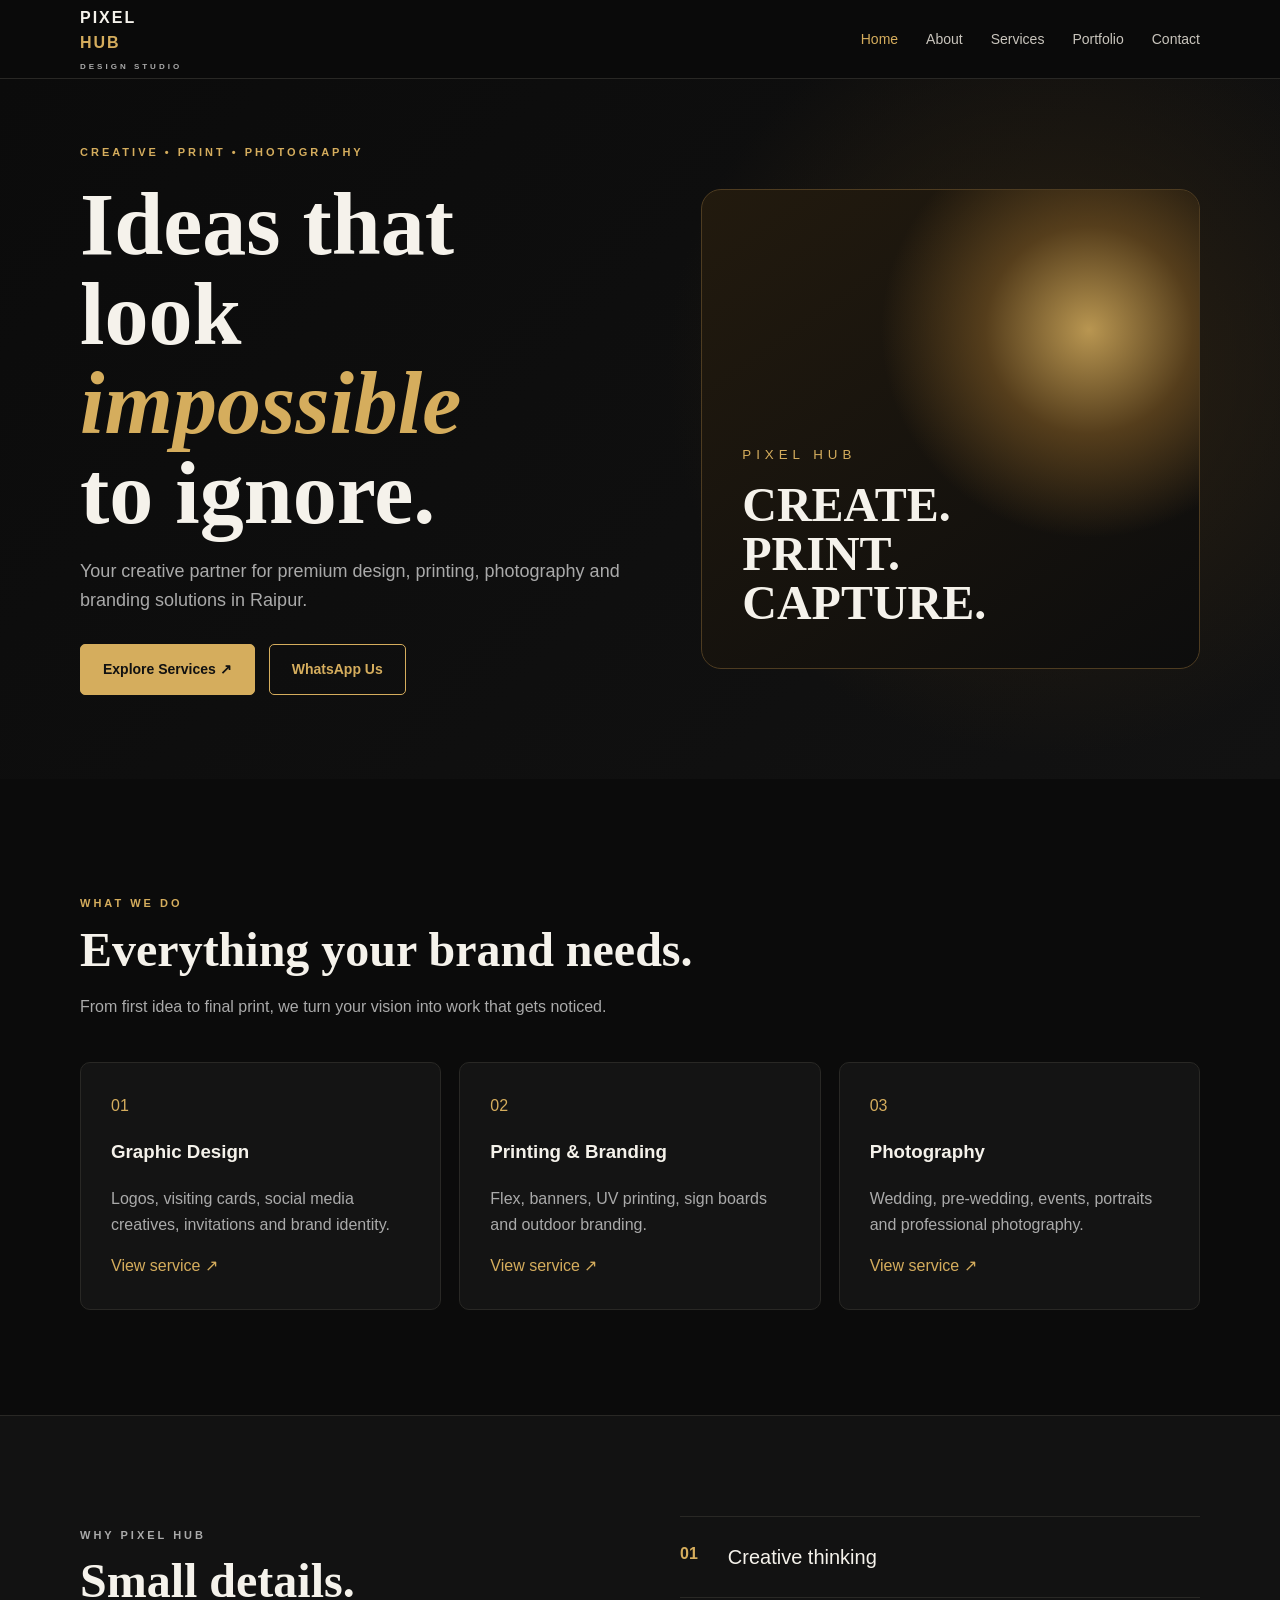
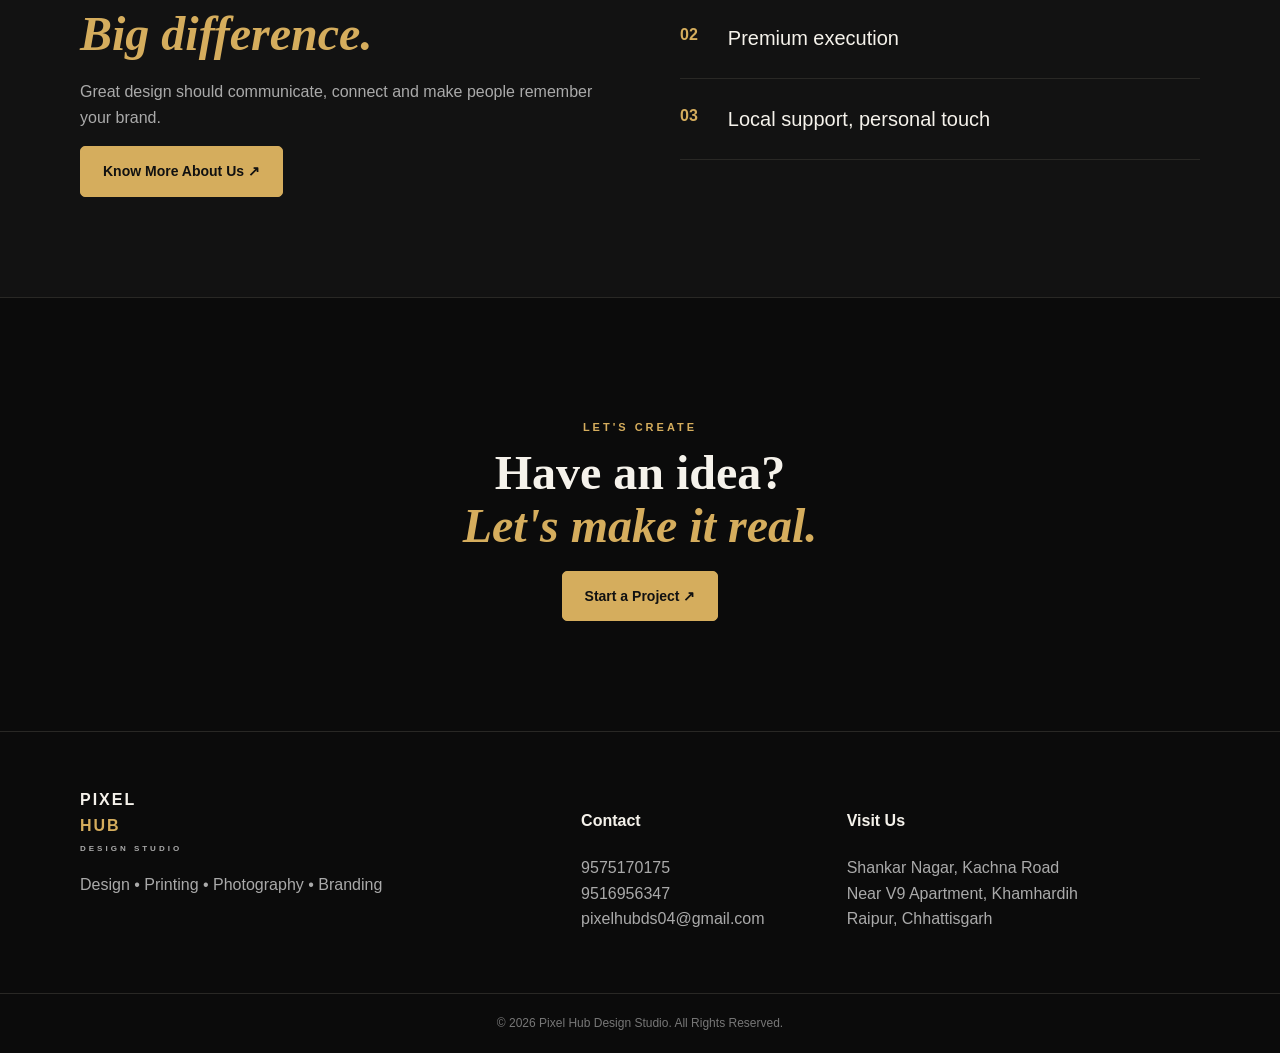
<file: index.html>
<!doctype html>
<html lang="en">

<head>

<meta charset="utf-8">

<meta name="google-site-verification" content="ypYj2HgMfjkH28ho-yujtvcZG5m1aLGs81XiiXunrIo">

<meta name="viewport" content="width=device-width, initial-scale=1">

<title>Pixel Hub Design Studio | Graphic Design, Printing & Photography in Raipur</title>

<meta name="description" content="Pixel Hub Design Studio in Raipur offers graphic design, printing, branding, photography and creative services.">

<link rel="stylesheet" href="style.css">

</head>


<body>


<header class="header">

<div class="wrap nav">


<a class="brand" href="index.html">

PIXEL<span>HUB</span>

<small>DESIGN STUDIO</small>

</a>


<button class="menu" onclick="document.querySelector('nav').classList.toggle('open')">

☰

</button>


<nav>

<a class="active" href="index.html">Home</a>

<a href="about.html">About</a>

<a href="services.html">Services</a>

<a href="portfolio.html">Portfolio</a>

<a href="contact.html">Contact</a>

</nav>

</div>

</header>


<main>


<section class="hero">


<div class="wrap hero-grid">


<div>


<p class="eyebrow">

CREATIVE • PRINT • PHOTOGRAPHY

</p>


<h1>

Ideas that look<br>

<em>impossible</em><br>

to ignore.

</h1>


<p class="lead">

Your creative partner for premium design, printing, photography and branding solutions in Raipur.

</p>


<div class="buttons">


<a class="btn gold" href="services.html">

Explore Services ↗

</a>


<a class="btn line" href="https://wa.me/919516956347">

WhatsApp Us

</a>


</div>

</div>


<div class="hero-visual">


<div class="visual-frame">


<div class="visual-glow"></div>


<div class="visual-text">


<small>PIXEL HUB</small>


<b>

CREATE.<br>

PRINT.<br>

CAPTURE.

</b>


</div>


</div>

</div>

</div>

</section>


<section class="wrap section">


<div class="section-title">


<p class="eyebrow">

WHAT WE DO

</p>


<h2>

Everything your brand needs.

</h2>


<p>

From first idea to final print, we turn your vision into work that gets noticed.

</p>

</div>


<div class="cards">


<article class="card">


<span class="number">

01

</span>


<h3>

Graphic Design

</h3>


<p>

Logos, visiting cards, social media creatives, invitations and brand identity.

</p>


<a href="services.html">

View service ↗

</a>


</article>


<article class="card">


<span class="number">

02

</span>


<h3>

Printing & Branding

</h3>


<p>

Flex, banners, UV printing, sign boards and outdoor branding.

</p>


<a href="services.html">

View service ↗

</a>


</article>


<article class="card">


<span class="number">

03

</span>


<h3>

Photography

</h3>


<p>

Wedding, pre-wedding, events, portraits and professional photography.

</p>


<a href="services.html">

View service ↗

</a>


</article>


</div>

</section>


<section class="feature">


<div class="wrap feature-grid">


<div>


<p class="eyebrow">

WHY PIXEL HUB

</p>


<h2>

Small details.<br>

<em>Big difference.</em>

</h2>


<p>

Great design should communicate, connect and make people remember your brand.

</p>


<a class="btn gold" href="about.html">

Know More About Us ↗

</a>

</div>


<div class="feature-list">


<div>

<b>01</b>

<span>Creative thinking</span>

</div>


<div>

<b>02</b>

<span>Premium execution</span>

</div>


<div>

<b>03</b>

<span>Local support, personal touch</span>

</div>


</div>

</div>

</section>


<section class="wrap cta">


<p class="eyebrow">

LET'S CREATE

</p>


<h2>

Have an idea?<br>

<em>Let's make it real.</em>

</h2>


<a class="btn gold" href="contact.html">

Start a Project ↗

</a>

</section>


</main>


<footer>


<div class="wrap footer-grid">


<div>


<a class="brand" href="index.html">

PIXEL<span>HUB</span>

<small>DESIGN STUDIO</small>

</a>


<p>

Design • Printing • Photography • Branding

</p>

</div>


<div>


<h4>

Contact

</h4>


<p>

9575170175<br>

9516956347<br>

pixelhubds04@gmail.com

</p>

</div>


<div>


<h4>

Visit Us

</h4>


<p>

Shankar Nagar, Kachna Road<br>

Near V9 Apartment, Khamhardih<br>

Raipur, Chhattisgarh

</p>

</div>


</div>


<div class="copyright">

© 2026 Pixel Hub Design Studio. All Rights Reserved.

</div>

</footer>


<script src="script.js"></script>


</body>

</html>
</file>
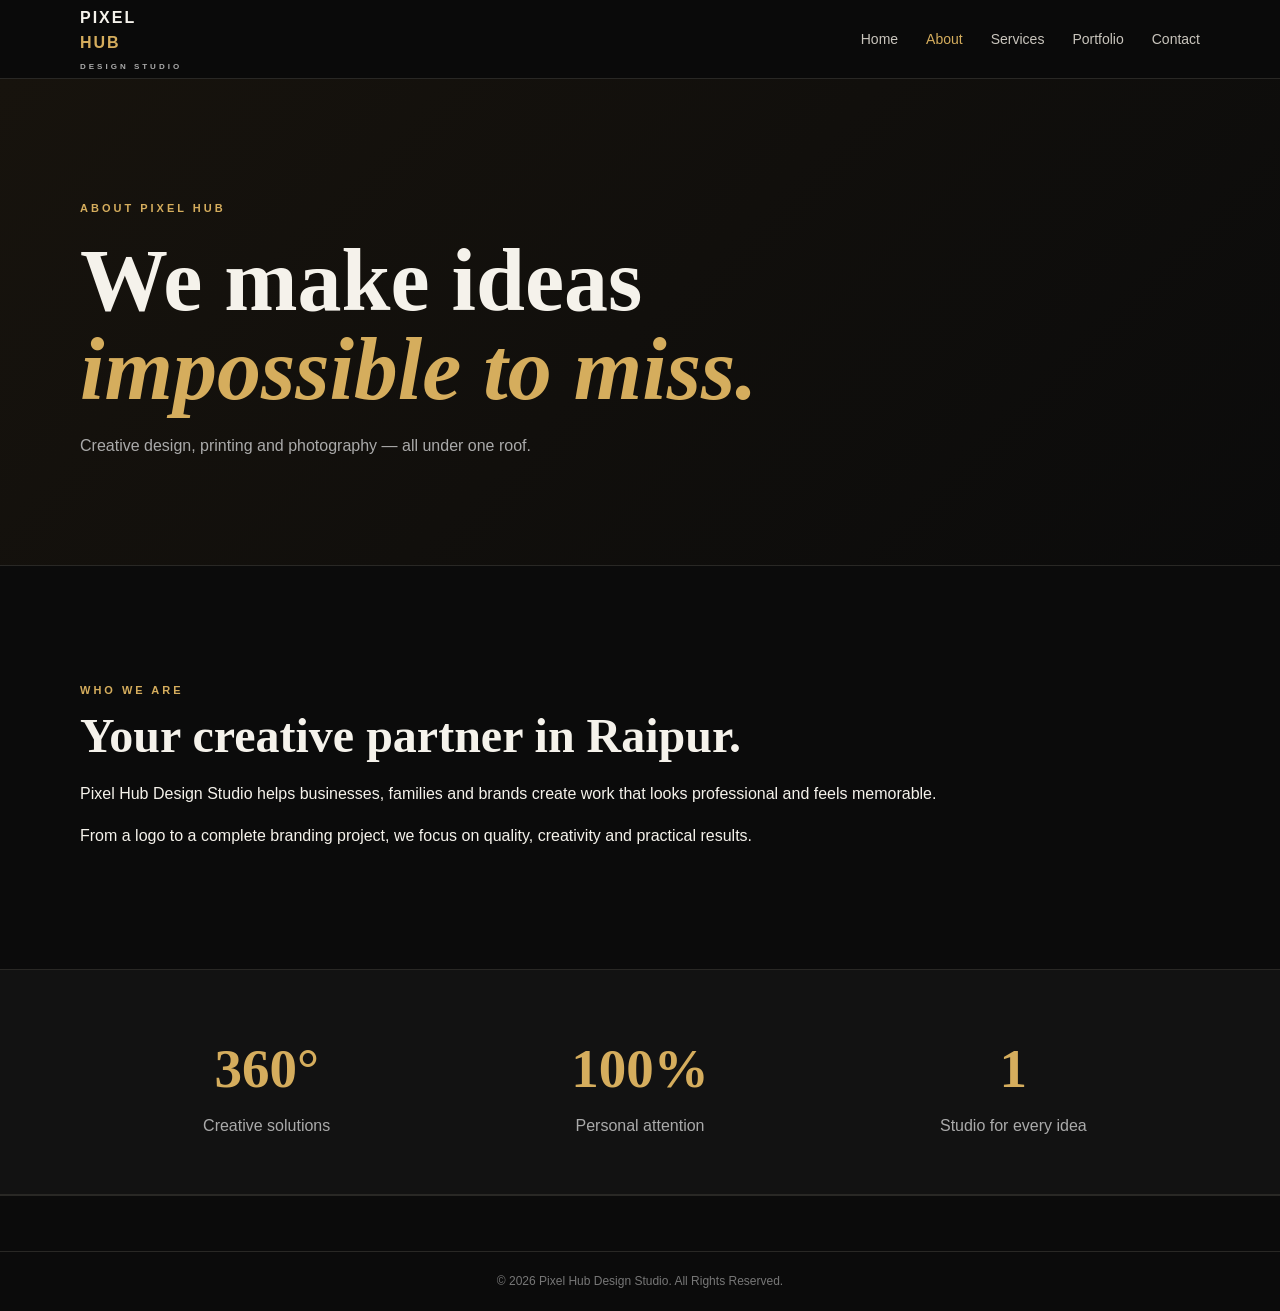
<file: about.html>
<!doctype html>
<html>
<head>

<meta charset="utf-8">

<meta name="viewport" content="width=device-width,initial-scale=1">

<title>About | Pixel Hub Design Studio</title>

<link rel="stylesheet" href="style.css">

</head>

<body>


<header class="header">

<div class="wrap nav">


<a class="brand" href="index.html">

PIXEL<span>HUB</span>

<small>DESIGN STUDIO</small>

</a>


<button class="menu"
onclick="document.querySelector('nav').classList.toggle('open')">

☰

</button>


<nav>

<a href="index.html">Home</a>

<a class="active" href="about.html">About</a>

<a href="services.html">Services</a>

<a href="portfolio.html">Portfolio</a>

<a href="contact.html">Contact</a>

</nav>

</div>

</header>


<section class="page-head">

<div class="wrap">

<p class="eyebrow">

ABOUT PIXEL HUB

</p>


<h1>

We make ideas<br>

<em>impossible to miss.</em>

</h1>


<p>

Creative design, printing and photography — all under one roof.

</p>

</div>

</section>


<section class="wrap section two">


<div>

<p class="eyebrow">

WHO WE ARE

</p>


<h2>

Your creative partner in Raipur.

</h2>

</div>


<div>

<p>

Pixel Hub Design Studio helps businesses, families and brands create work that looks professional and feels memorable.

</p>


<p>

From a logo to a complete branding project, we focus on quality, creativity and practical results.

</p>

</div>

</section>


<section class="stats">

<div class="wrap stat-grid">


<div>

<b>360°</b>

<span>Creative solutions</span>

</div>


<div>

<b>100%</b>

<span>Personal attention</span>

</div>


<div>

<b>1</b>

<span>Studio for every idea</span>

</div>


</div>

</section>


<footer>

<div class="copyright">

© 2026 Pixel Hub Design Studio. All Rights Reserved.

</div>

</footer>


<script src="script.js"></script>

</body>

</html>
</file>
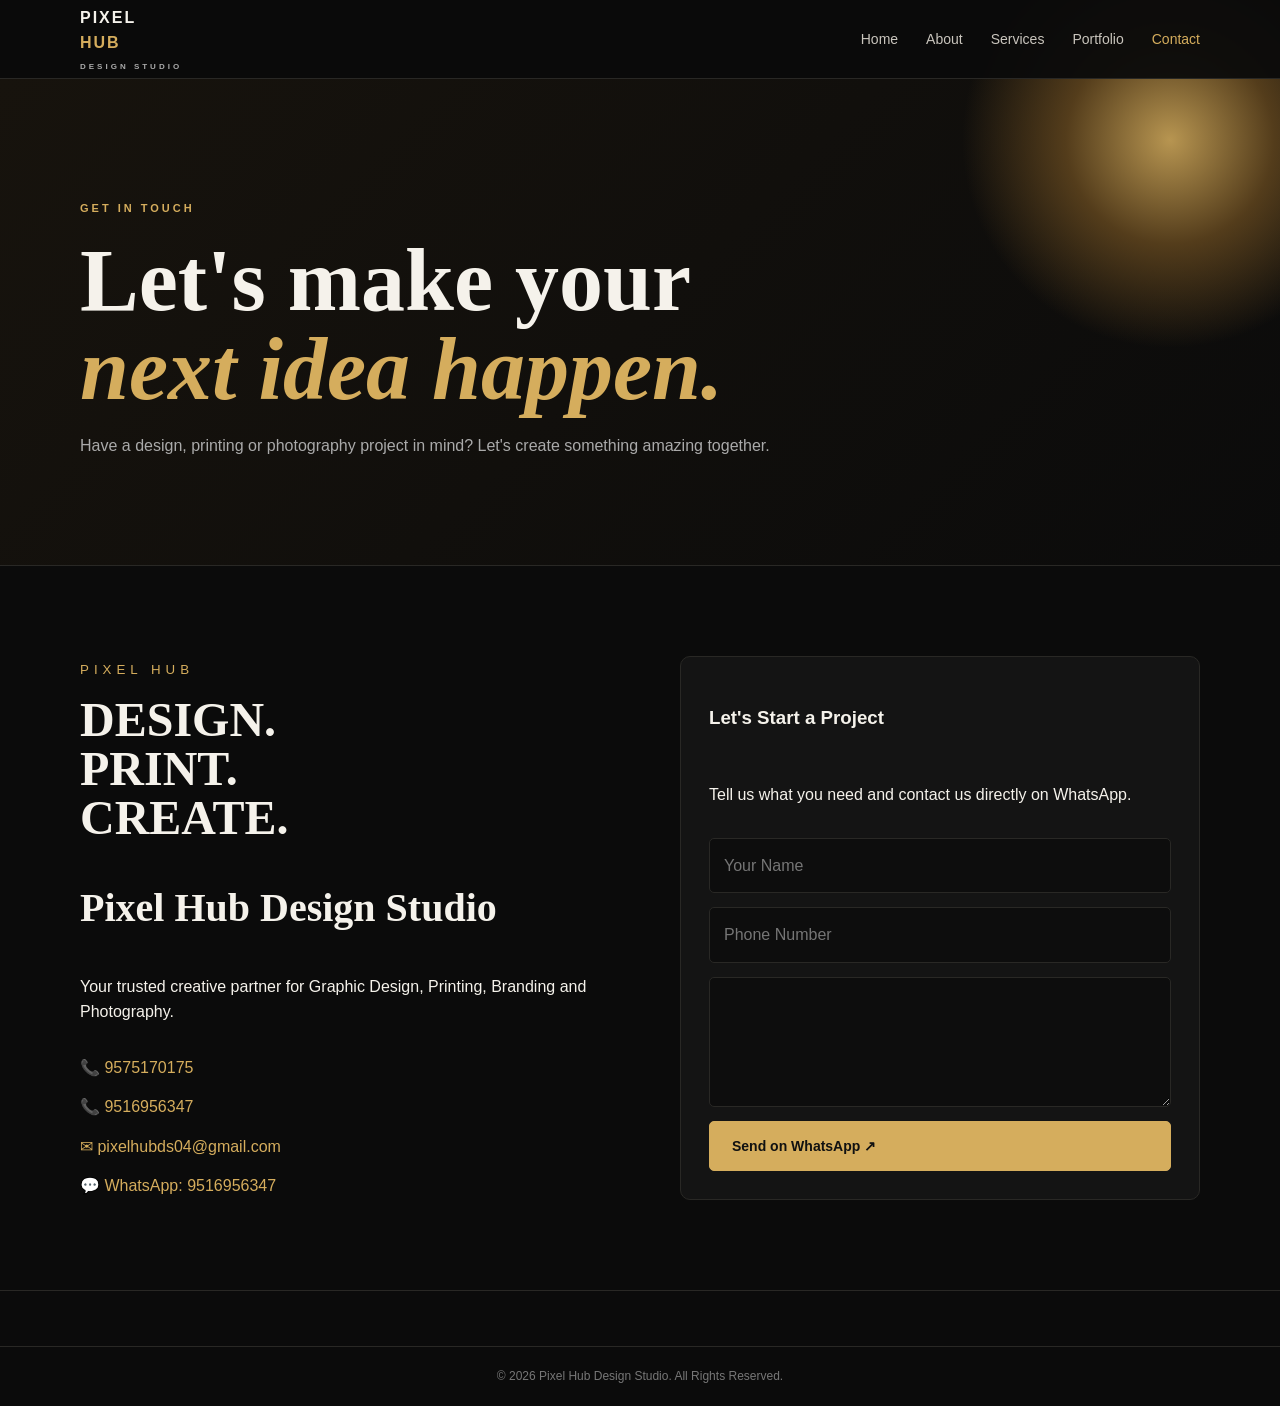
<file: contact.html>
<!doctype html>
<html>

<head>

<meta charset="utf-8">

<meta name="viewport" content="width=device-width,initial-scale=1">

<title>Contact | Pixel Hub Design Studio</title>

<link rel="stylesheet" href="style.css">

</head>


<body>


<header class="header">

<div class="wrap nav">


<a class="brand" href="index.html">

PIXEL<span>HUB</span>

<small>DESIGN STUDIO</small>

</a>


<button class="menu"
onclick="document.querySelector('nav').classList.toggle('open')">

☰

</button>


<nav>

<a href="index.html">Home</a>

<a href="about.html">About</a>

<a href="services.html">Services</a>

<a href="portfolio.html">Portfolio</a>

<a class="active" href="contact.html">Contact</a>

</nav>

</div>

</header>


<section class="page-head">

<div class="wrap">

<p class="eyebrow">

GET IN TOUCH

</p>


<h1>

Let's make your<br>

<em>next idea happen.</em>

</h1>


<p>

Have a design, printing or photography project in mind?

Let's create something amazing together.

</p>

</div>

</section>


<section class="wrap contact">


<div class="contact-info">

<div class="contact-visual">

<div class="visual-glow"></div>

<div class="visual-text">

<small>PIXEL HUB</small>

<b>

DESIGN.<br>

PRINT.<br>

CREATE.

</b>

</div>

</div>


<h2>

Pixel Hub Design Studio

</h2>


<p>

Your trusted creative partner for Graphic Design, Printing, Branding and Photography.

</p>


<div class="contact-links">


<a href="tel:+919575170175">

📞 9575170175

</a>


<a href="tel:+919516956347">

📞 9516956347

</a>


<a href="mailto:pixelhubds04@gmail.com">

✉ pixelhubds04@gmail.com

</a>


<a href="https://wa.me/919516956347">

💬 WhatsApp: 9516956347

</a>


</div>

</div>


<div class="contact-card">


<h3>

Let's Start a Project

</h3>


<p>

Tell us what you need and contact us directly on WhatsApp.

</p>


<input

placeholder="Your Name">


<input

placeholder="Phone Number">


<textarea

placeholder="Tell us about your project">

</textarea>


<a

class="btn gold"

href="https://wa.me/919516956347">

Send on WhatsApp ↗

</a>


</div>

</section>


<footer>

<div class="copyright">

© 2026 Pixel Hub Design Studio. All Rights Reserved.

</div>

</footer>


<script src="script.js"></script>

</body>

</html>
</file>
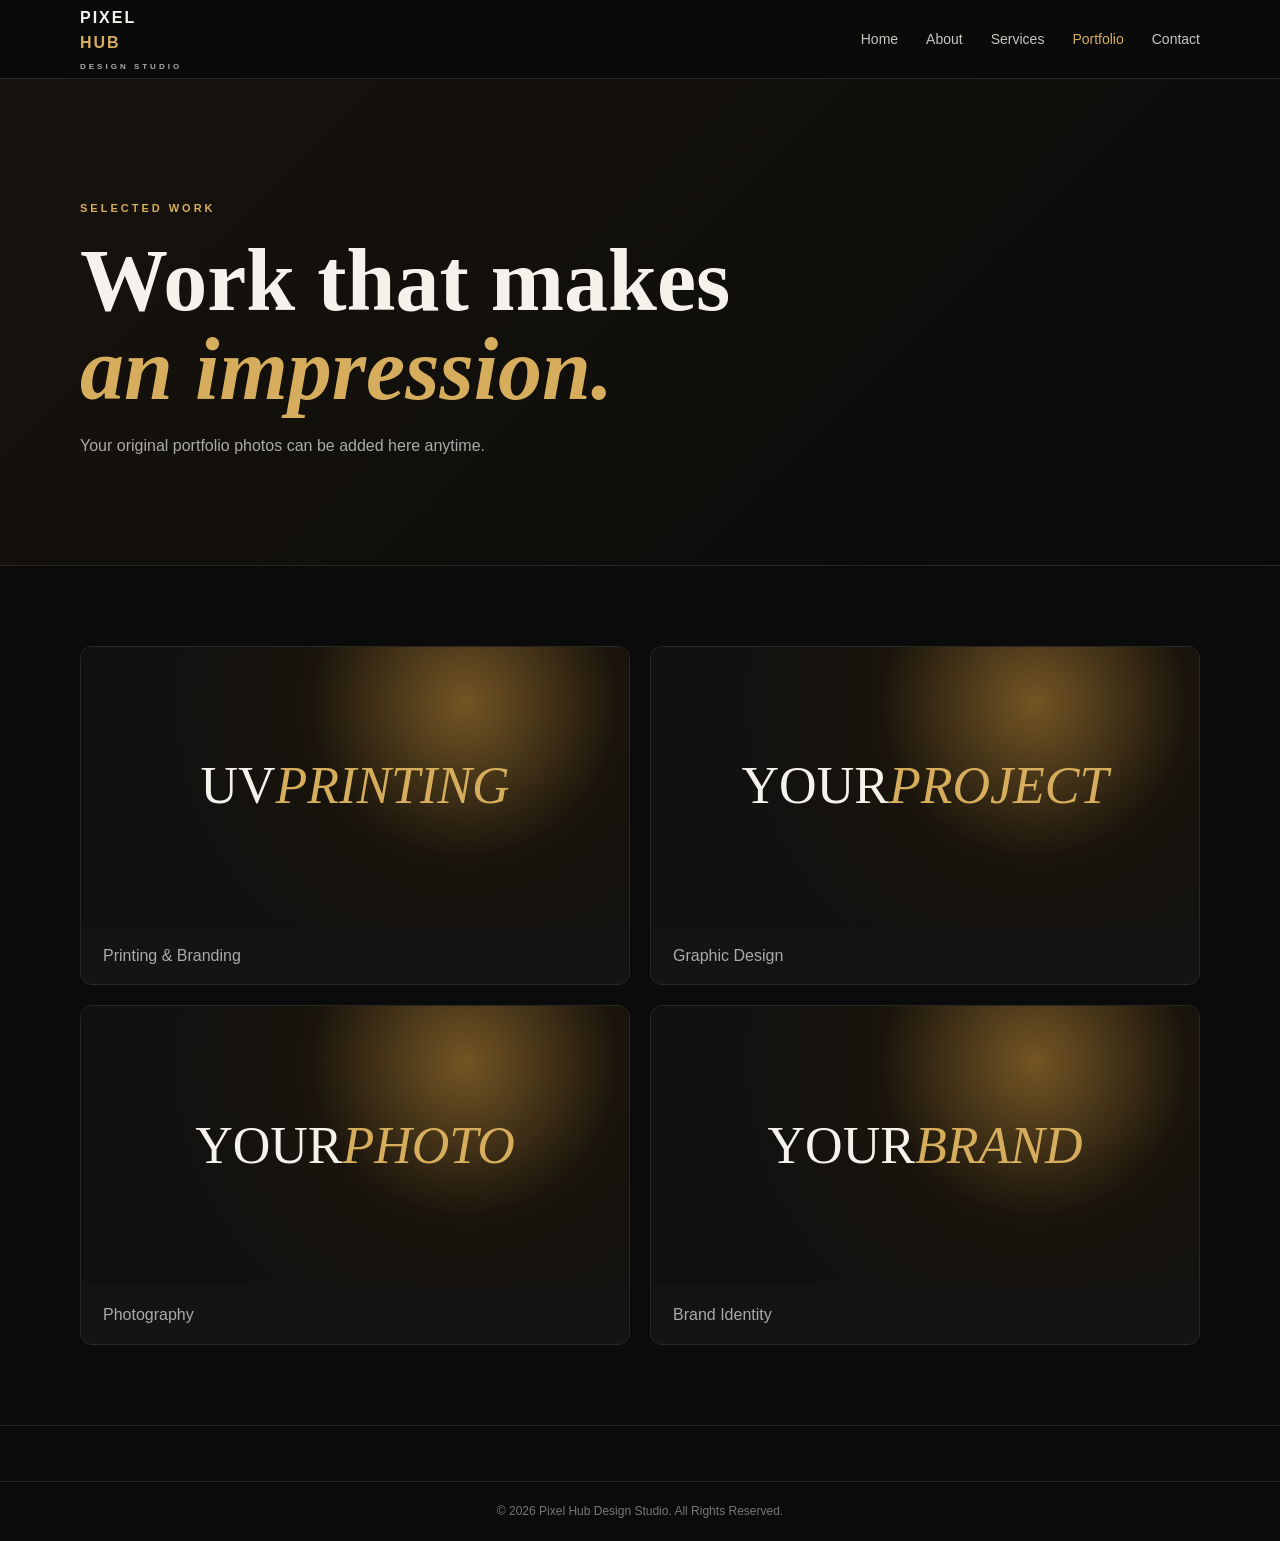
<file: portfolio.html>
<!doctype html>
<html>

<head>

<meta charset="utf-8">

<meta name="viewport" content="width=device-width,initial-scale=1">

<title>Portfolio | Pixel Hub Design Studio</title>

<link rel="stylesheet" href="style.css">

</head>


<body>


<header class="header">

<div class="wrap nav">


<a class="brand" href="index.html">

PIXEL<span>HUB</span>

<small>DESIGN STUDIO</small>

</a>


<button class="menu"
onclick="document.querySelector('nav').classList.toggle('open')">

☰

</button>


<nav>

<a href="index.html">Home</a>

<a href="about.html">About</a>

<a href="services.html">Services</a>

<a class="active" href="portfolio.html">Portfolio</a>

<a href="contact.html">Contact</a>

</nav>

</div>

</header>


<section class="page-head">

<div class="wrap">

<p class="eyebrow">

SELECTED WORK

</p>


<h1>

Work that makes<br>

<em>an impression.</em>

</h1>


<p>

Your original portfolio photos can be added here anytime.

</p>

</div>

</section>


<section class="wrap portfolio">


<div class="work">

<div class="work-art">

UV<br>

<span>PRINTING</span>

</div>

<p>

Printing & Branding

</p>

</div>


<div class="work">

<div class="work-art">

YOUR<br>

<span>PROJECT</span>

</div>

<p>

Graphic Design

</p>

</div>


<div class="work">

<div class="work-art">

YOUR<br>

<span>PHOTO</span>

</div>

<p>

Photography

</p>

</div>


<div class="work">

<div class="work-art">

YOUR<br>

<span>BRAND</span>

</div>

<p>

Brand Identity

</p>

</div>


</section>


<footer>

<div class="copyright">

© 2026 Pixel Hub Design Studio. All Rights Reserved.

</div>

</footer>


<script src="script.js"></script>

</body>

</html>
</file>
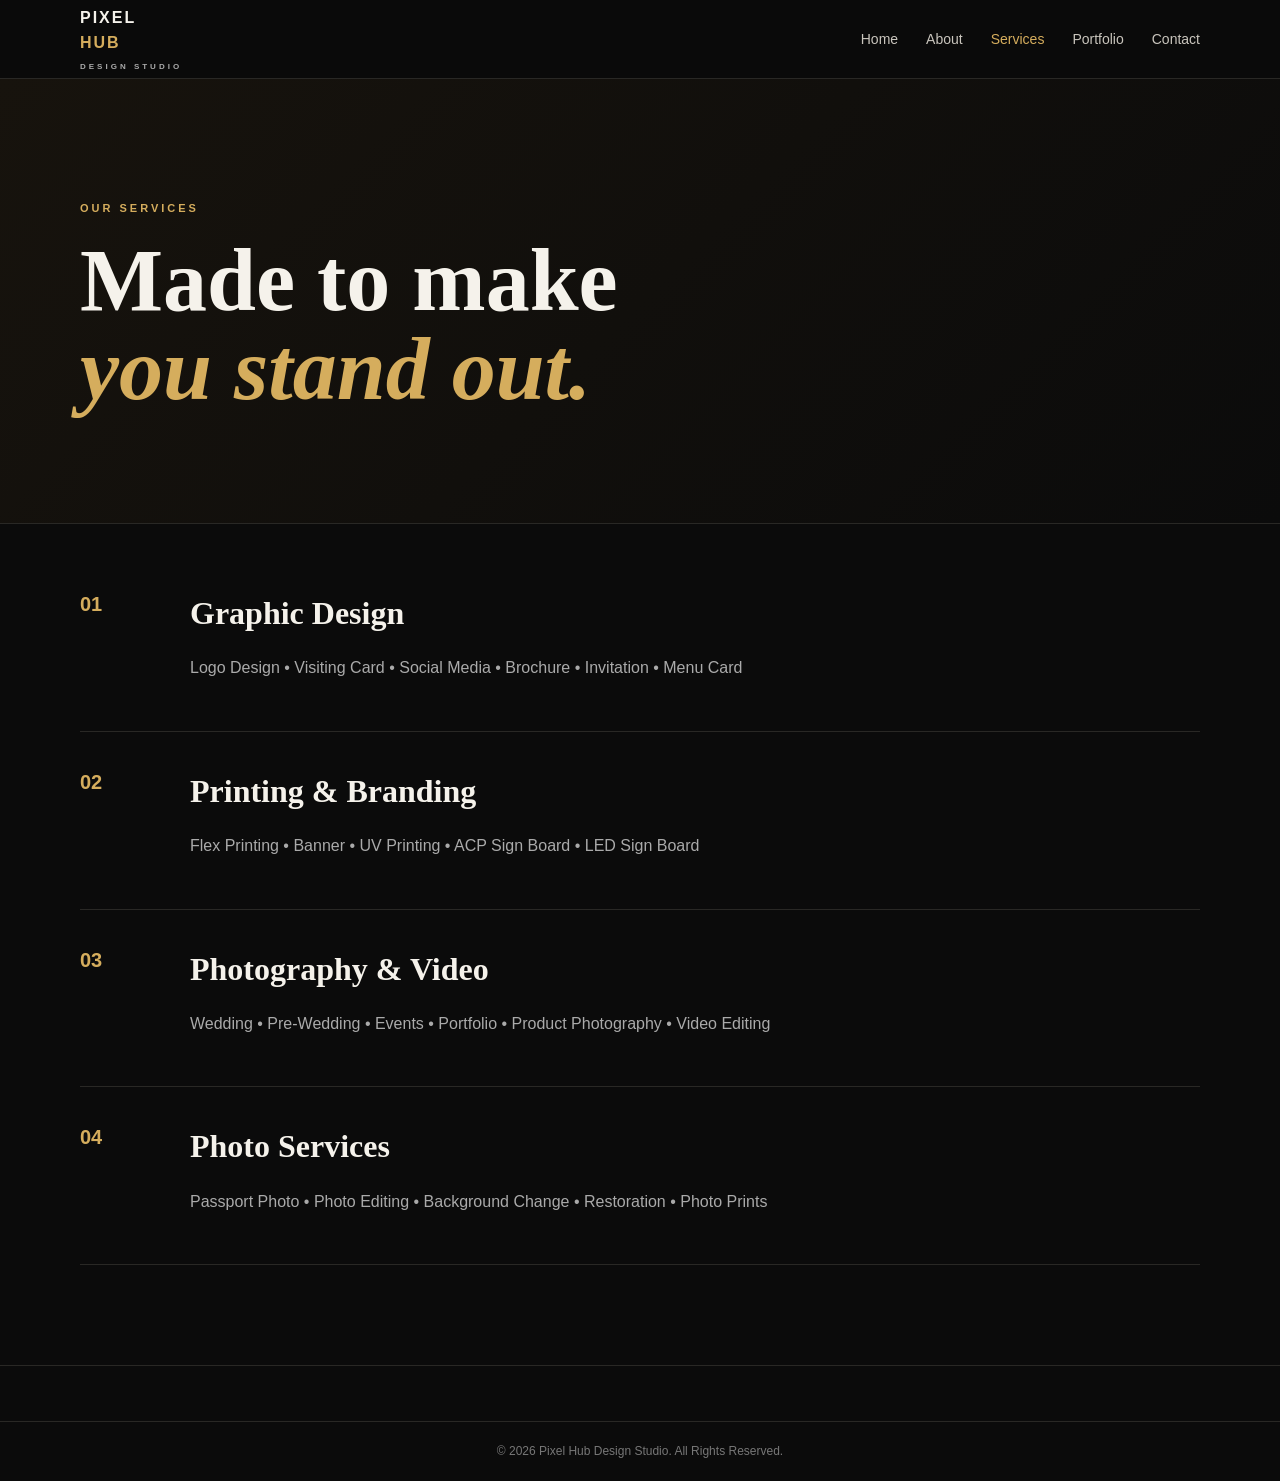
<file: services.html>
<!doctype html>
<html>

<head>

<meta charset="utf-8">

<meta name="viewport" content="width=device-width,initial-scale=1">

<title>Services | Pixel Hub Design Studio</title>

<link rel="stylesheet" href="style.css">

</head>


<body>


<header class="header">

<div class="wrap nav">


<a class="brand" href="index.html">

PIXEL<span>HUB</span>

<small>DESIGN STUDIO</small>

</a>


<button class="menu"
onclick="document.querySelector('nav').classList.toggle('open')">

☰

</button>


<nav>

<a href="index.html">Home</a>

<a href="about.html">About</a>

<a class="active" href="services.html">Services</a>

<a href="portfolio.html">Portfolio</a>

<a href="contact.html">Contact</a>

</nav>

</div>

</header>


<section class="page-head">

<div class="wrap">

<p class="eyebrow">

OUR SERVICES

</p>


<h1>

Made to make<br>

<em>you stand out.</em>

</h1>

</div>

</section>


<section class="wrap service-list">


<div class="service-row">

<b>01</b>

<div>

<h2>

Graphic Design

</h2>

<p>

Logo Design • Visiting Card • Social Media • Brochure • Invitation • Menu Card

</p>

</div>

</div>


<div class="service-row">

<b>02</b>

<div>

<h2>

Printing & Branding

</h2>

<p>

Flex Printing • Banner • UV Printing • ACP Sign Board • LED Sign Board

</p>

</div>

</div>


<div class="service-row">

<b>03</b>

<div>

<h2>

Photography & Video

</h2>

<p>

Wedding • Pre-Wedding • Events • Portfolio • Product Photography • Video Editing

</p>

</div>

</div>


<div class="service-row">

<b>04</b>

<div>

<h2>

Photo Services

</h2>

<p>

Passport Photo • Photo Editing • Background Change • Restoration • Photo Prints

</p>

</div>

</div>


</section>


<footer>

<div class="copyright">

© 2026 Pixel Hub Design Studio. All Rights Reserved.

</div>

</footer>


<script src="script.js"></script>

</body>

</html>
</file>
<file: style.css>
*{
box-sizing:border-box;
}

body{
margin:0;
background:#0b0b0b;
color:#f5f2eb;
font-family:Arial,sans-serif;
line-height:1.6;
}

a{
color:inherit;
text-decoration:none;
}

.wrap{
width:min(1120px,92%);
margin:auto;
}

.header{
position:sticky;
top:0;
z-index:5;
background:#0b0b0bf2;
border-bottom:1px solid #292825;
}

.nav{
height:78px;
display:flex;
align-items:center;
justify-content:space-between;
}

.brand{
display:flex;
flex-direction:column;
letter-spacing:2px;
font-weight:bold;
}

.brand span,
em,
.eyebrow,
.card a{
color:#d5ad5d;
}

.brand small{
font-size:8px;
letter-spacing:3px;
color:#aaa;
margin-top:5px;
}

.nav nav{
display:flex;
gap:28px;
color:#c9c5bd;
font-size:14px;
}

.nav nav a:hover,
.nav nav .active{
color:#d5ad5d;
}

.menu{
display:none;
background:none;
border:0;
color:#fff;
font-size:25px;
}

.hero{
min-height:700px;
display:flex;
align-items:center;
background:
radial-gradient(circle at 82% 42%,#2b2112,transparent 34%),
linear-gradient(135deg,#0b0b0b,#121212);
}

.hero-grid{
display:grid;
grid-template-columns:1.05fr .95fr;
gap:70px;
align-items:center;
}

.eyebrow{
font-size:11px;
font-weight:bold;
letter-spacing:3px;
}

.hero h1,
.page-head h1{
font-family:Georgia,serif;
font-size:clamp(52px,7vw,88px);
line-height:1.02;
margin:18px 0;
}

.lead{
font-size:18px;
color:#aaa;
max-width:560px;
}

.buttons{
display:flex;
gap:14px;
margin:30px 0;
}

.btn{
display:inline-block;
padding:13px 22px;
border-radius:5px;
border:1px solid #d5ad5d;
font-weight:bold;
font-size:14px;
}

.btn.gold{
background:#d5ad5d;
color:#111;
}

.btn.line{
color:#d5ad5d;
}

.hero-visual{
height:480px;
}

.visual-frame{
height:100%;
border:1px solid #4e3c21;
border-radius:20px;
background:linear-gradient(145deg,#221a0e,#0d0d0d);
position:relative;
overflow:hidden;
display:flex;
align-items:flex-end;
padding:40px;
}

.visual-glow{
position:absolute;
width:420px;
height:420px;
border-radius:50%;
right:-100px;
top:-70px;
background:
radial-gradient(circle,#d5ad5d,#60451e 35%,transparent 70%);
opacity:.85;
}

.visual-text{
position:relative;
}

.visual-text small{
letter-spacing:5px;
color:#d5ad5d;
}

.visual-text b{
display:block;
font-family:Georgia,serif;
font-size:48px;
line-height:1.02;
margin-top:15px;
}

.section{
padding:105px 0;
}

.section-title{
max-width:650px;
margin-bottom:42px;
}

.section h2,
.feature h2,
.cta h2{
font-family:Georgia,serif;
font-size:48px;
line-height:1.1;
margin:10px 0 18px;
}

.section-title>p:last-child,
.feature p{
color:#aaa;
}

.cards{
display:grid;
grid-template-columns:repeat(3,1fr);
gap:18px;
}

.card{
background:#141414;
border:1px solid #292825;
border-radius:10px;
padding:30px;
transition:.3s;
}

.card:hover{
transform:translateY(-8px);
border-color:#705a32;
}

.number{
color:#d5ad5d;
}

.card p{
color:#aaa;
}

.feature{
background:#121212;
border-top:1px solid #292825;
border-bottom:1px solid #292825;
padding:100px 0;
}

.feature-grid{
display:grid;
grid-template-columns:1fr 1fr;
gap:80px;
}

.feature-list{
border-top:1px solid #292825;
}

.feature-list div{
display:flex;
gap:30px;
padding:24px 0;
border-bottom:1px solid #292825;
}

.feature-list b{
color:#d5ad5d;
}

.feature-list span{
font-size:20px;
}

.cta{
text-align:center;
padding:110px 0;
}

.page-head{
padding:110px 0 90px;
background:linear-gradient(135deg,#17130d,#0b0b0b);
border-bottom:1px solid #292825;
}

.page-head p:not(.eyebrow){
color:#aaa;
}

.stats{
background:#121212;
border-top:1px solid #292825;
border-bottom:1px solid #292825;
padding:55px 0;
}

.stat-grid{
display:grid;
grid-template-columns:repeat(3,1fr);
text-align:center;
}

.stat-grid b{
display:block;
color:#d5ad5d;
font-family:Georgia,serif;
font-size:55px;
}

.stat-grid span{
color:#aaa;
}

.service-list{
padding:30px 0 100px;
}

.service-row{
display:grid;
grid-template-columns:80px 1fr;
gap:30px;
padding:34px 0;
border-bottom:1px solid #292825;
}

.service-row>b{
color:#d5ad5d;
font-size:20px;
}

.service-row h2{
font-family:Georgia,serif;
font-size:32px;
margin:0;
}

.service-row p{
color:#aaa;
}

.portfolio{
padding:80px 0;
display:grid;
grid-template-columns:repeat(2,1fr);
gap:20px;
}

.work{
background:#141414;
border:1px solid #292825;
border-radius:12px;
overflow:hidden;
}

.work-art{
height:280px;
display:flex;
align-items:center;
justify-content:center;
text-align:center;
font-family:Georgia,serif;
font-size:52px;
line-height:.9;
background:
radial-gradient(circle at 70% 20%,#745524,#19140c 35%,#111 70%);
}

.work-art span{
color:#d5ad5d;
font-style:italic;
}

.work p{
padding:0 22px;
color:#aaa;
}

.contact{
padding:90px 0;
display:grid;
grid-template-columns:1fr 1fr;
gap:80px;
}

.contact h2{
font-family:Georgia,serif;
font-size:40px;
}

.contact-links{
display:grid;
gap:14px;
margin-top:30px;
color:#d5ad5d;
}

.contact-card{
  .contact-info{
display:flex;
flex-direction:column;
justify-content:center;
}

.contact-visual{
height:260px;
border:1px solid #4e3c21;
border-radius:18px;
background:linear-gradient(145deg,#221a0e,#0d0d0d);
position:relative;
overflow:hidden;
display:flex;
align-items:flex-end;
padding:30px;
margin-bottom:35px;
}

.contact-visual .visual-glow{
position:absolute;
width:300px;
height:300px;
border-radius:50%;
right:-70px;
top:-80px;
background:radial-gradient(circle,#d5ad5d,#60451e 35%,transparent 70%);
opacity:.85;
}

.contact-visual .visual-text{
position:relative;
z-index:1;
}

.contact-visual .visual-text small{
letter-spacing:5px;
color:#d5ad5d;
}

.contact-visual .visual-text b{
display:block;
font-family:Georgia,serif;
font-size:38px;
line-height:1.05;
margin-top:12px;
}

.contact-info h2{
margin-top:0;
}

@media(max-width:760px){

.contact-visual{
height:230px;
}

.contact-visual .visual-text b{
font-size:32px;
}

}
background:#141414;
padding:28px;
border:1px solid #292825;
border-radius:10px;
display:grid;
gap:14px;
}

input,
textarea{
width:100%;
padding:14px;
background:#0d0d0d;
border:1px solid #292825;
color:#fff;
border-radius:5px;
font:inherit;
}

textarea{
min-height:130px;
}

footer{
border-top:1px solid #292825;
padding:55px 0 0;
}

.footer-grid{
display:grid;
grid-template-columns:2fr 1fr 1.5fr;
gap:30px;
padding-bottom:45px;
}

.footer-grid p{
color:#aaa;
}

.copyright{
text-align:center;
border-top:1px solid #292825;
padding:20px;
color:#777;
font-size:12px;
}

@media(max-width:760px){

.menu{
display:block;
}

.nav nav{
display:none;
position:absolute;
top:78px;
left:0;
right:0;
background:#0b0b0b;
padding:20px;
flex-direction:column;
gap:16px;
}

.nav nav.open{
display:flex;
}

.hero{
padding:70px 0;
}

.hero-grid,
.feature-grid,
.two,
.contact{
grid-template-columns:1fr;
gap:40px;
}

.hero-visual{
height:340px;
}

.cards,
.portfolio,
.footer-grid,
.stat-grid{
grid-template-columns:1fr;
}

.section,
.feature,
.cta{
padding:70px 0;
}

.page-head{
padding:75px 0;
}

.section h2,
.feature h2,
.cta h2{
font-size:38px;
}

.service-row{
grid-template-columns:45px 1fr;
gap:10px;
}

}
</file>
